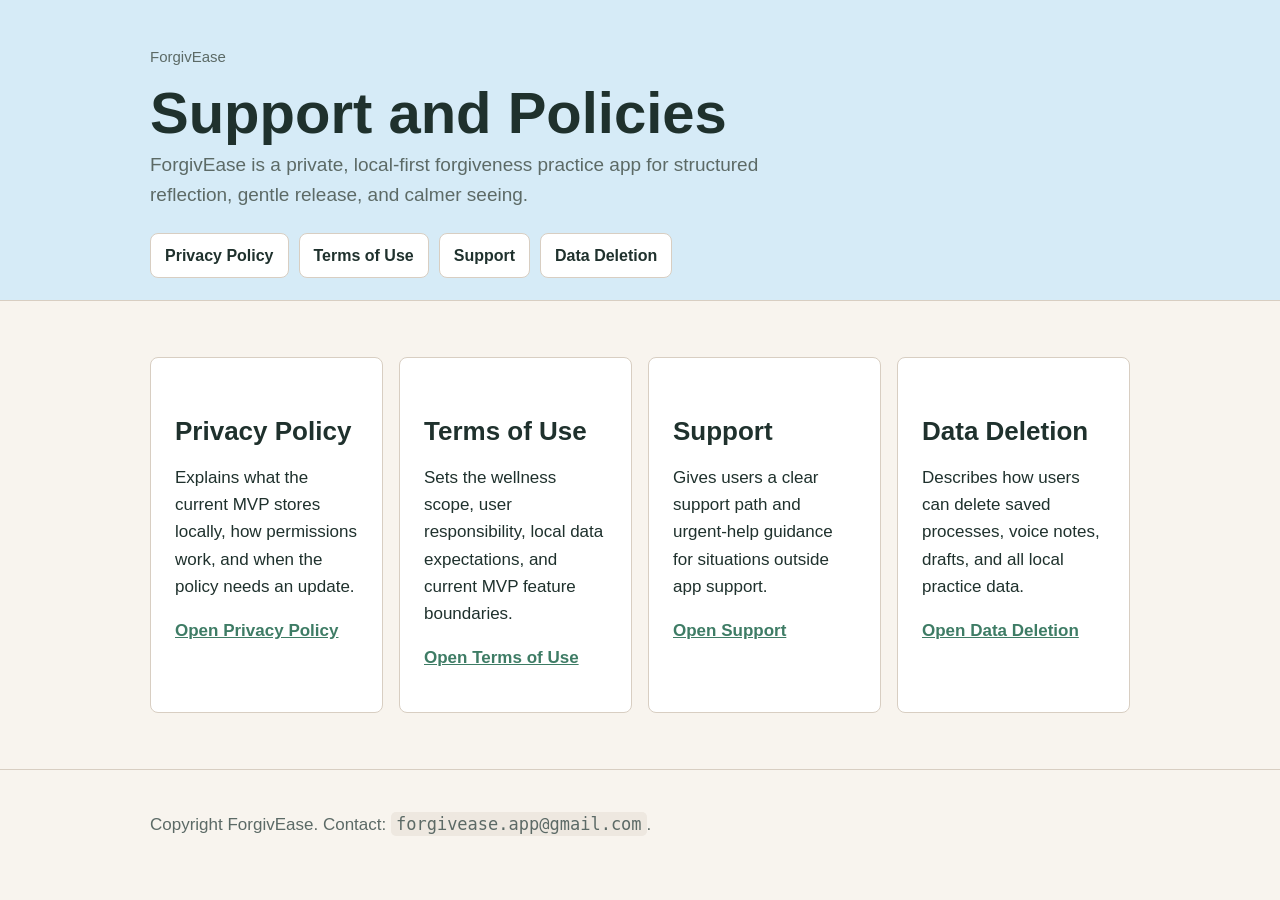
<file: index.html>
<!doctype html>
<html lang="en">
  <head>
    <meta charset="utf-8" />
    <meta name="viewport" content="width=device-width, initial-scale=1" />
    <title>ForgivEase Support</title>
    <meta
      name="description"
      content="ForgivEase support, privacy policy, terms of use, and local data deletion information."
    />
    <link rel="stylesheet" href="styles.css" />
  </head>
  <body>
    <header class="site-header">
      <div class="header-inner">
        <p class="meta">ForgivEase</p>
        <h1 class="brand">Support and Policies</h1>
        <p class="tagline">
          ForgivEase is a private, local-first forgiveness practice app for structured reflection,
          gentle release, and calmer seeing.
        </p>
        <nav class="nav" aria-label="Main pages">
          <a href="privacy.html">Privacy Policy</a>
          <a href="terms.html">Terms of Use</a>
          <a href="support.html">Support</a>
          <a href="data-deletion.html">Data Deletion</a>
        </nav>
      </div>
    </header>

    <main class="page">
      <section class="grid" aria-label="Policy links">
        <article class="card">
          <h2>Privacy Policy</h2>
          <p>
            Explains what the current MVP stores locally, how permissions work, and when the
            policy needs an update.
          </p>
          <p><a href="privacy.html">Open Privacy Policy</a></p>
        </article>

        <article class="card">
          <h2>Terms of Use</h2>
          <p>
            Sets the wellness scope, user responsibility, local data expectations, and current
            MVP feature boundaries.
          </p>
          <p><a href="terms.html">Open Terms of Use</a></p>
        </article>

        <article class="card">
          <h2>Support</h2>
          <p>
            Gives users a clear support path and urgent-help guidance for situations outside
            app support.
          </p>
          <p><a href="support.html">Open Support</a></p>
        </article>

        <article class="card">
          <h2>Data Deletion</h2>
          <p>
            Describes how users can delete saved processes, voice notes, drafts, and all local
            practice data.
          </p>
          <p><a href="data-deletion.html">Open Data Deletion</a></p>
        </article>
      </section>
    </main>

    <footer class="footer">
      <div class="footer-inner">
        <p>Copyright ForgivEase. Contact: <code>forgivease.app@gmail.com</code>.</p>
      </div>
    </footer>
  </body>
</html>
</file>
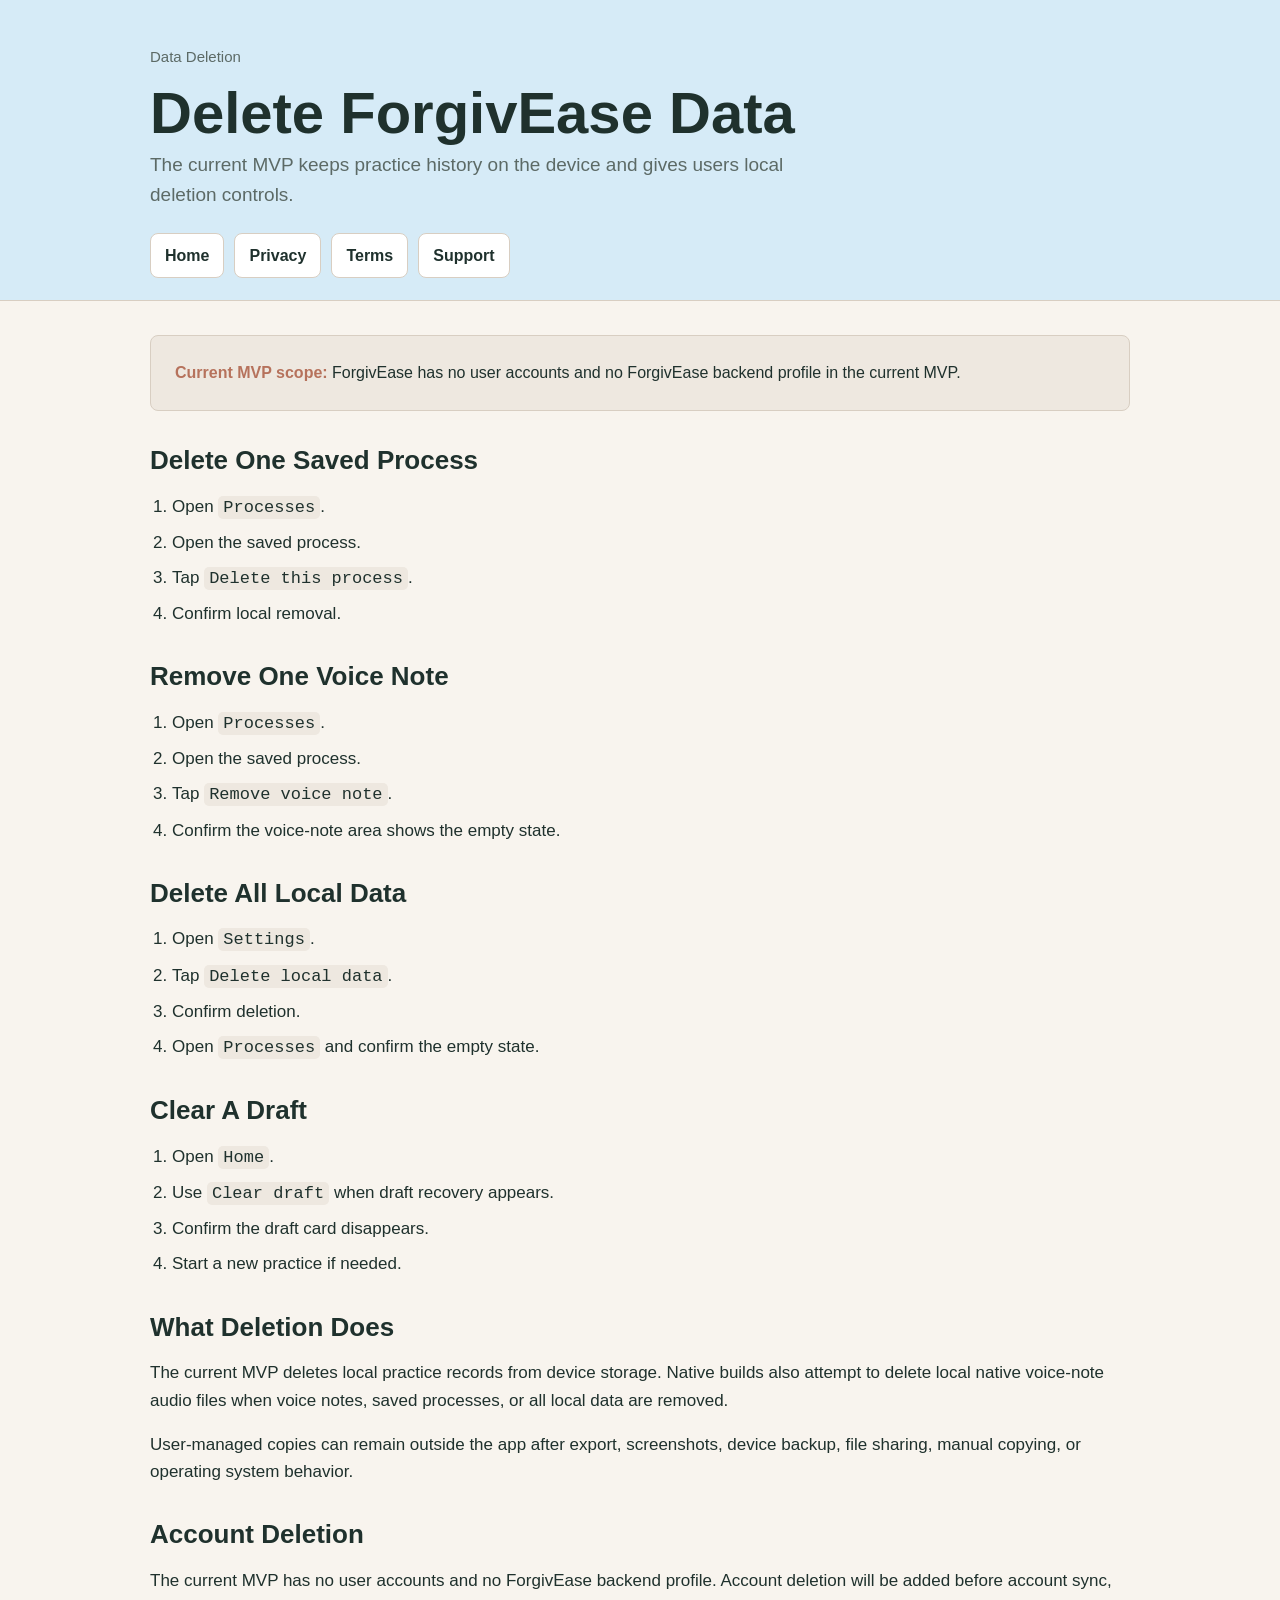
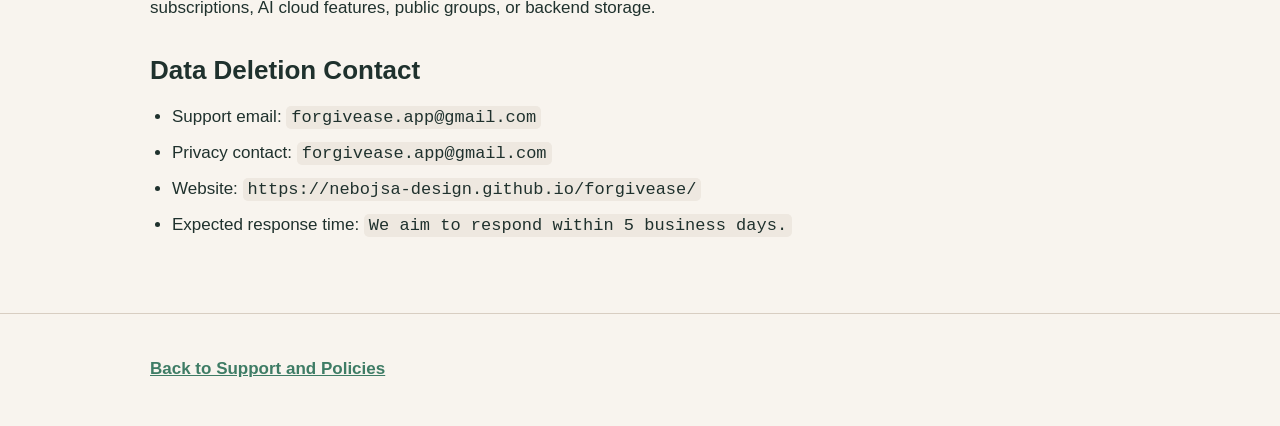
<file: data-deletion.html>
<!doctype html>
<html lang="en">
  <head>
    <meta charset="utf-8" />
    <meta name="viewport" content="width=device-width, initial-scale=1" />
    <title>ForgivEase Data Deletion</title>
    <meta name="description" content="Local data deletion instructions for the ForgivEase mobile app." />
    <link rel="stylesheet" href="styles.css" />
  </head>
  <body>
    <header class="site-header">
      <div class="header-inner">
        <p class="meta">Data Deletion</p>
        <h1 class="brand">Delete ForgivEase Data</h1>
        <p class="tagline">
          The current MVP keeps practice history on the device and gives users local deletion controls.
        </p>
        <nav class="nav" aria-label="Main pages">
          <a href="index.html">Home</a>
          <a href="privacy.html">Privacy</a>
          <a href="terms.html">Terms</a>
          <a href="support.html">Support</a>
        </nav>
      </div>
    </header>

    <main class="page">
      <section class="notice">
        <strong>Current MVP scope:</strong>
        ForgivEase has no user accounts and no ForgivEase backend profile in the current MVP.
      </section>

      <h2>Delete One Saved Process</h2>
      <ol>
        <li>Open <code>Processes</code>.</li>
        <li>Open the saved process.</li>
        <li>Tap <code>Delete this process</code>.</li>
        <li>Confirm local removal.</li>
      </ol>

      <h2>Remove One Voice Note</h2>
      <ol>
        <li>Open <code>Processes</code>.</li>
        <li>Open the saved process.</li>
        <li>Tap <code>Remove voice note</code>.</li>
        <li>Confirm the voice-note area shows the empty state.</li>
      </ol>

      <h2>Delete All Local Data</h2>
      <ol>
        <li>Open <code>Settings</code>.</li>
        <li>Tap <code>Delete local data</code>.</li>
        <li>Confirm deletion.</li>
        <li>Open <code>Processes</code> and confirm the empty state.</li>
      </ol>

      <h2>Clear A Draft</h2>
      <ol>
        <li>Open <code>Home</code>.</li>
        <li>Use <code>Clear draft</code> when draft recovery appears.</li>
        <li>Confirm the draft card disappears.</li>
        <li>Start a new practice if needed.</li>
      </ol>

      <h2>What Deletion Does</h2>
      <p>
        The current MVP deletes local practice records from device storage. Native builds also
        attempt to delete local native voice-note audio files when voice notes, saved processes,
        or all local data are removed.
      </p>
      <p>
        User-managed copies can remain outside the app after export, screenshots, device backup,
        file sharing, manual copying, or operating system behavior.
      </p>

      <h2>Account Deletion</h2>
      <p>
        The current MVP has no user accounts and no ForgivEase backend profile. Account deletion
        will be added before account sync, subscriptions, AI cloud features, public groups, or
        backend storage.
      </p>

      <h2>Data Deletion Contact</h2>
      <ul>
        <li>Support email: <code>forgivease.app@gmail.com</code></li>
        <li>Privacy contact: <code>forgivease.app@gmail.com</code></li>
        <li>Website: <code>https://nebojsa-design.github.io/forgivease/</code></li>
        <li>Expected response time: <code>We aim to respond within 5 business days.</code></li>
      </ul>
    </main>

    <footer class="footer">
      <div class="footer-inner">
        <p><a href="index.html">Back to Support and Policies</a></p>
      </div>
    </footer>
  </body>
</html>
</file>
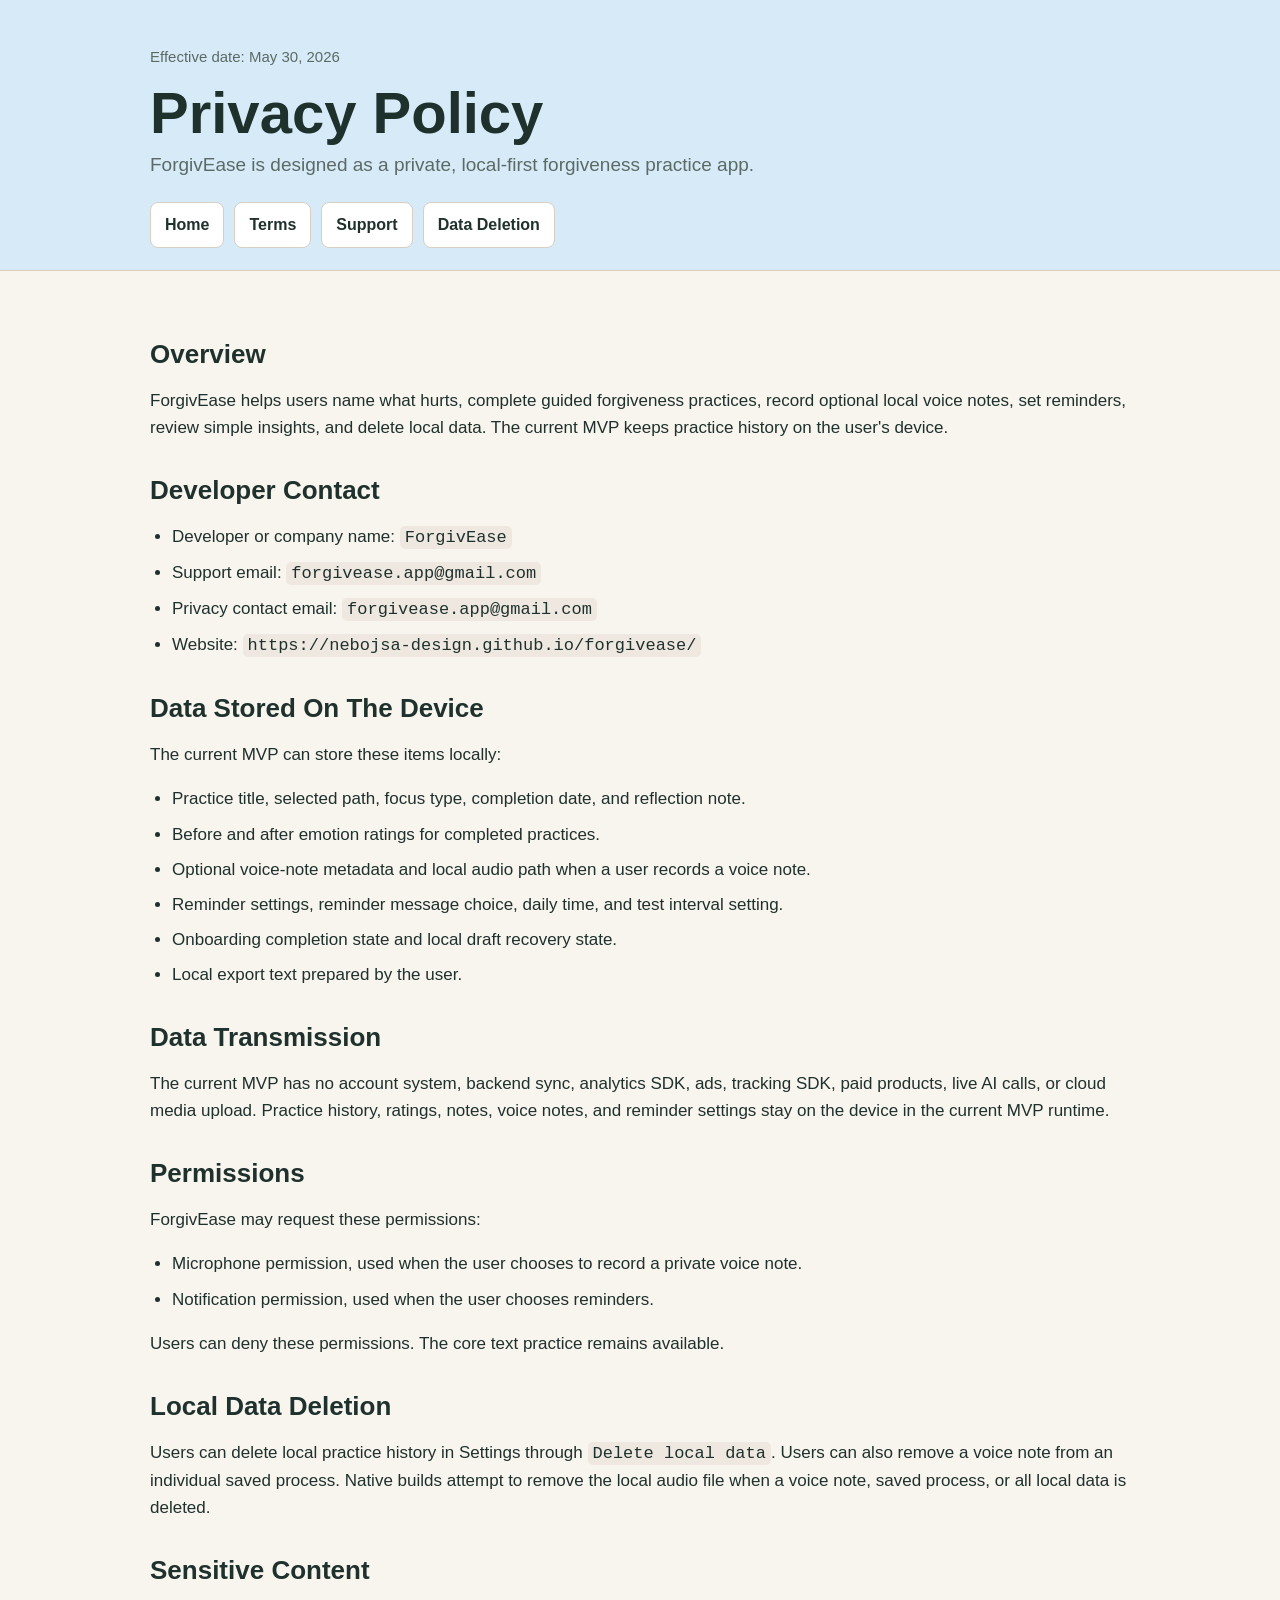
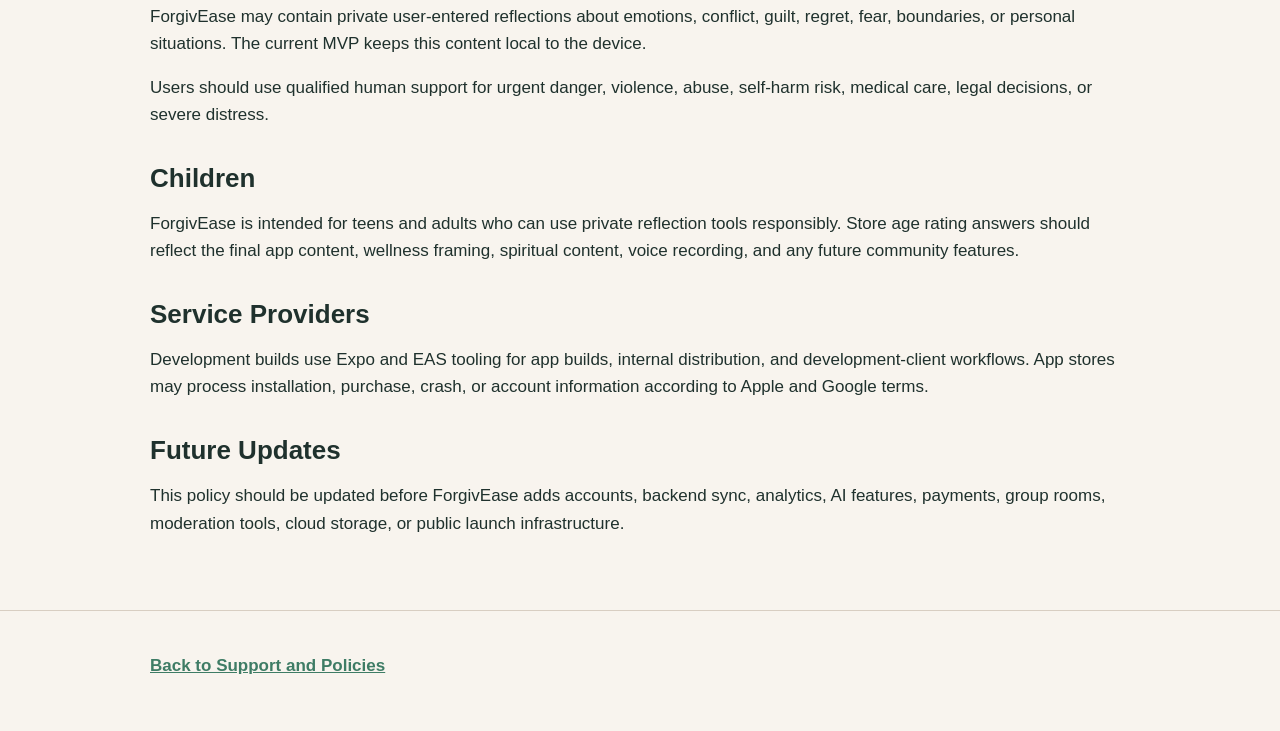
<file: privacy.html>
<!doctype html>
<html lang="en">
  <head>
    <meta charset="utf-8" />
    <meta name="viewport" content="width=device-width, initial-scale=1" />
    <title>ForgivEase Privacy Policy</title>
    <meta name="description" content="Privacy Policy for the ForgivEase mobile app." />
    <link rel="stylesheet" href="styles.css" />
  </head>
  <body>
    <header class="site-header">
      <div class="header-inner">
        <p class="meta">Effective date: May 30, 2026</p>
        <h1 class="brand">Privacy Policy</h1>
        <p class="tagline">
          ForgivEase is designed as a private, local-first forgiveness practice app.
        </p>
        <nav class="nav" aria-label="Main pages">
          <a href="index.html">Home</a>
          <a href="terms.html">Terms</a>
          <a href="support.html">Support</a>
          <a href="data-deletion.html">Data Deletion</a>
        </nav>
      </div>
    </header>

    <main class="page">
      <h2>Overview</h2>
      <p>
        ForgivEase helps users name what hurts, complete guided forgiveness practices, record
        optional local voice notes, set reminders, review simple insights, and delete local data.
        The current MVP keeps practice history on the user's device.
      </p>

      <h2>Developer Contact</h2>
      <ul>
        <li>Developer or company name: <code>ForgivEase</code></li>
        <li>Support email: <code>forgivease.app@gmail.com</code></li>
        <li>Privacy contact email: <code>forgivease.app@gmail.com</code></li>
        <li>Website: <code>https://nebojsa-design.github.io/forgivease/</code></li>
      </ul>

      <h2>Data Stored On The Device</h2>
      <p>The current MVP can store these items locally:</p>
      <ul>
        <li>Practice title, selected path, focus type, completion date, and reflection note.</li>
        <li>Before and after emotion ratings for completed practices.</li>
        <li>Optional voice-note metadata and local audio path when a user records a voice note.</li>
        <li>Reminder settings, reminder message choice, daily time, and test interval setting.</li>
        <li>Onboarding completion state and local draft recovery state.</li>
        <li>Local export text prepared by the user.</li>
      </ul>

      <h2>Data Transmission</h2>
      <p>
        The current MVP has no account system, backend sync, analytics SDK, ads, tracking SDK,
        paid products, live AI calls, or cloud media upload. Practice history, ratings, notes,
        voice notes, and reminder settings stay on the device in the current MVP runtime.
      </p>

      <h2>Permissions</h2>
      <p>ForgivEase may request these permissions:</p>
      <ul>
        <li>Microphone permission, used when the user chooses to record a private voice note.</li>
        <li>Notification permission, used when the user chooses reminders.</li>
      </ul>
      <p>
        Users can deny these permissions. The core text practice remains available.
      </p>

      <h2>Local Data Deletion</h2>
      <p>
        Users can delete local practice history in Settings through <code>Delete local data</code>.
        Users can also remove a voice note from an individual saved process. Native builds attempt
        to remove the local audio file when a voice note, saved process, or all local data is deleted.
      </p>

      <h2>Sensitive Content</h2>
      <p>
        ForgivEase may contain private user-entered reflections about emotions, conflict, guilt,
        regret, fear, boundaries, or personal situations. The current MVP keeps this content local
        to the device.
      </p>
      <p>
        Users should use qualified human support for urgent danger, violence, abuse, self-harm
        risk, medical care, legal decisions, or severe distress.
      </p>

      <h2>Children</h2>
      <p>
        ForgivEase is intended for teens and adults who can use private reflection tools responsibly.
        Store age rating answers should reflect the final app content, wellness framing, spiritual
        content, voice recording, and any future community features.
      </p>

      <h2>Service Providers</h2>
      <p>
        Development builds use Expo and EAS tooling for app builds, internal distribution, and
        development-client workflows. App stores may process installation, purchase, crash, or
        account information according to Apple and Google terms.
      </p>

      <h2>Future Updates</h2>
      <p>
        This policy should be updated before ForgivEase adds accounts, backend sync, analytics,
        AI features, payments, group rooms, moderation tools, cloud storage, or public launch
        infrastructure.
      </p>
    </main>

    <footer class="footer">
      <div class="footer-inner">
        <p><a href="index.html">Back to Support and Policies</a></p>
      </div>
    </footer>
  </body>
</html>
</file>
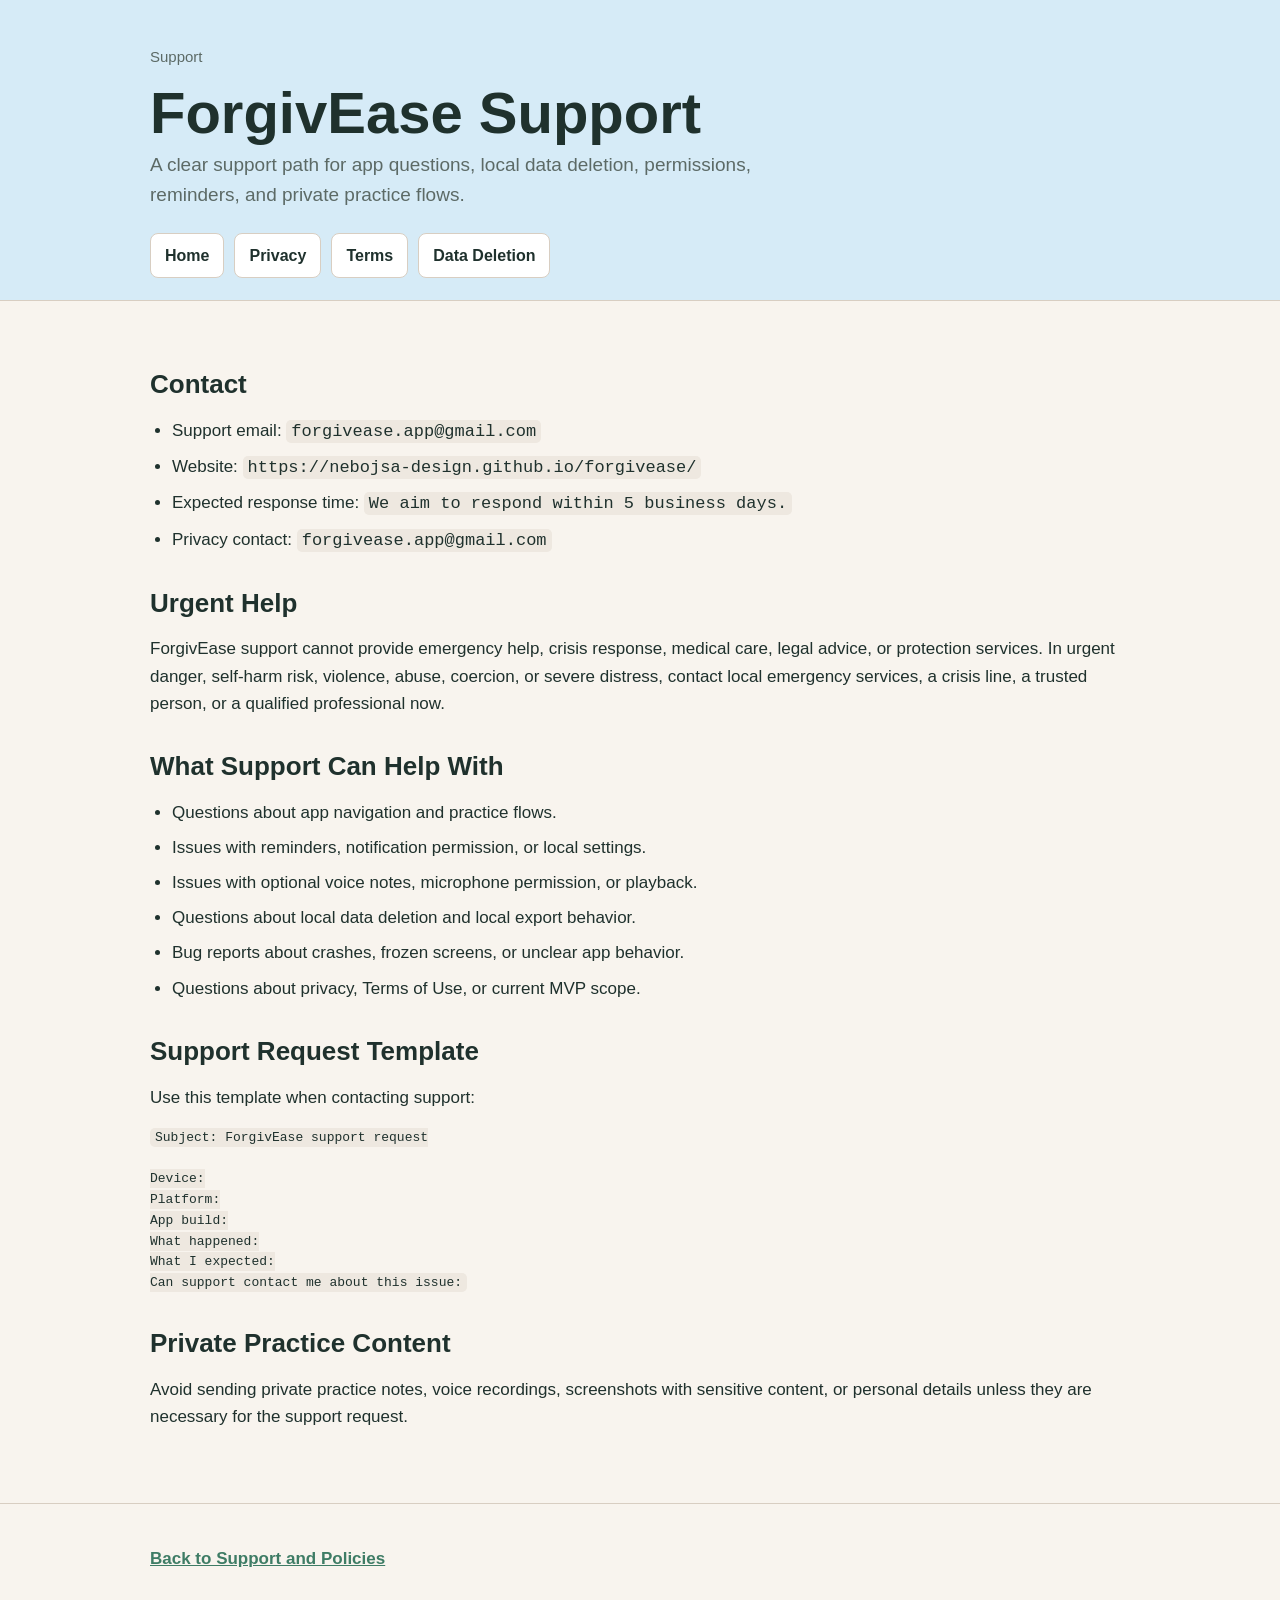
<file: support.html>
<!doctype html>
<html lang="en">
  <head>
    <meta charset="utf-8" />
    <meta name="viewport" content="width=device-width, initial-scale=1" />
    <title>ForgivEase Support</title>
    <meta name="description" content="Support information for the ForgivEase mobile app." />
    <link rel="stylesheet" href="styles.css" />
  </head>
  <body>
    <header class="site-header">
      <div class="header-inner">
        <p class="meta">Support</p>
        <h1 class="brand">ForgivEase Support</h1>
        <p class="tagline">
          A clear support path for app questions, local data deletion, permissions, reminders, and
          private practice flows.
        </p>
        <nav class="nav" aria-label="Main pages">
          <a href="index.html">Home</a>
          <a href="privacy.html">Privacy</a>
          <a href="terms.html">Terms</a>
          <a href="data-deletion.html">Data Deletion</a>
        </nav>
      </div>
    </header>

    <main class="page">
      <h2>Contact</h2>
      <ul>
        <li>Support email: <code>forgivease.app@gmail.com</code></li>
        <li>Website: <code>https://nebojsa-design.github.io/forgivease/</code></li>
        <li>Expected response time: <code>We aim to respond within 5 business days.</code></li>
        <li>Privacy contact: <code>forgivease.app@gmail.com</code></li>
      </ul>

      <h2>Urgent Help</h2>
      <p>
        ForgivEase support cannot provide emergency help, crisis response, medical care, legal
        advice, or protection services. In urgent danger, self-harm risk, violence, abuse, coercion,
        or severe distress, contact local emergency services, a crisis line, a trusted person, or a
        qualified professional now.
      </p>

      <h2>What Support Can Help With</h2>
      <ul>
        <li>Questions about app navigation and practice flows.</li>
        <li>Issues with reminders, notification permission, or local settings.</li>
        <li>Issues with optional voice notes, microphone permission, or playback.</li>
        <li>Questions about local data deletion and local export behavior.</li>
        <li>Bug reports about crashes, frozen screens, or unclear app behavior.</li>
        <li>Questions about privacy, Terms of Use, or current MVP scope.</li>
      </ul>

      <h2>Support Request Template</h2>
      <p>Use this template when contacting support:</p>
      <pre><code>Subject: ForgivEase support request

Device:
Platform:
App build:
What happened:
What I expected:
Can support contact me about this issue:</code></pre>

      <h2>Private Practice Content</h2>
      <p>
        Avoid sending private practice notes, voice recordings, screenshots with sensitive content,
        or personal details unless they are necessary for the support request.
      </p>
    </main>

    <footer class="footer">
      <div class="footer-inner">
        <p><a href="index.html">Back to Support and Policies</a></p>
      </div>
    </footer>
  </body>
</html>
</file>
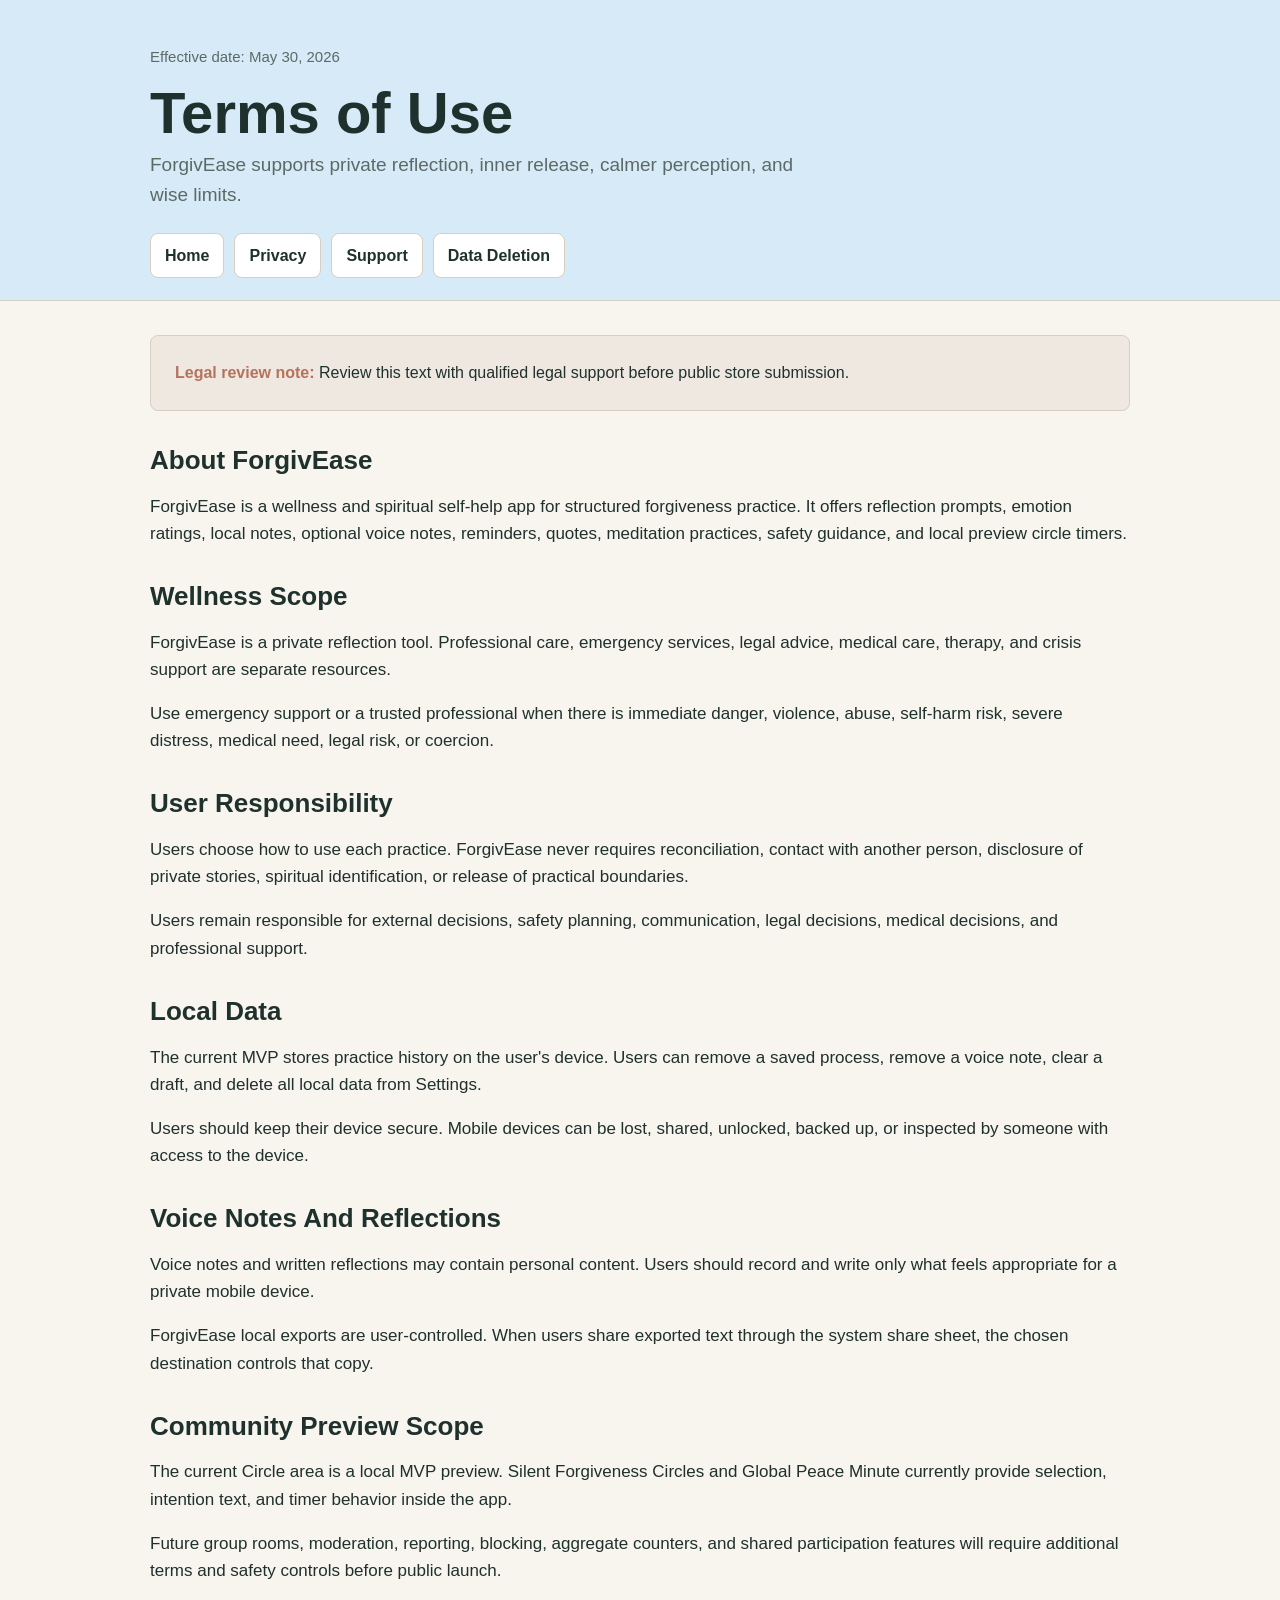
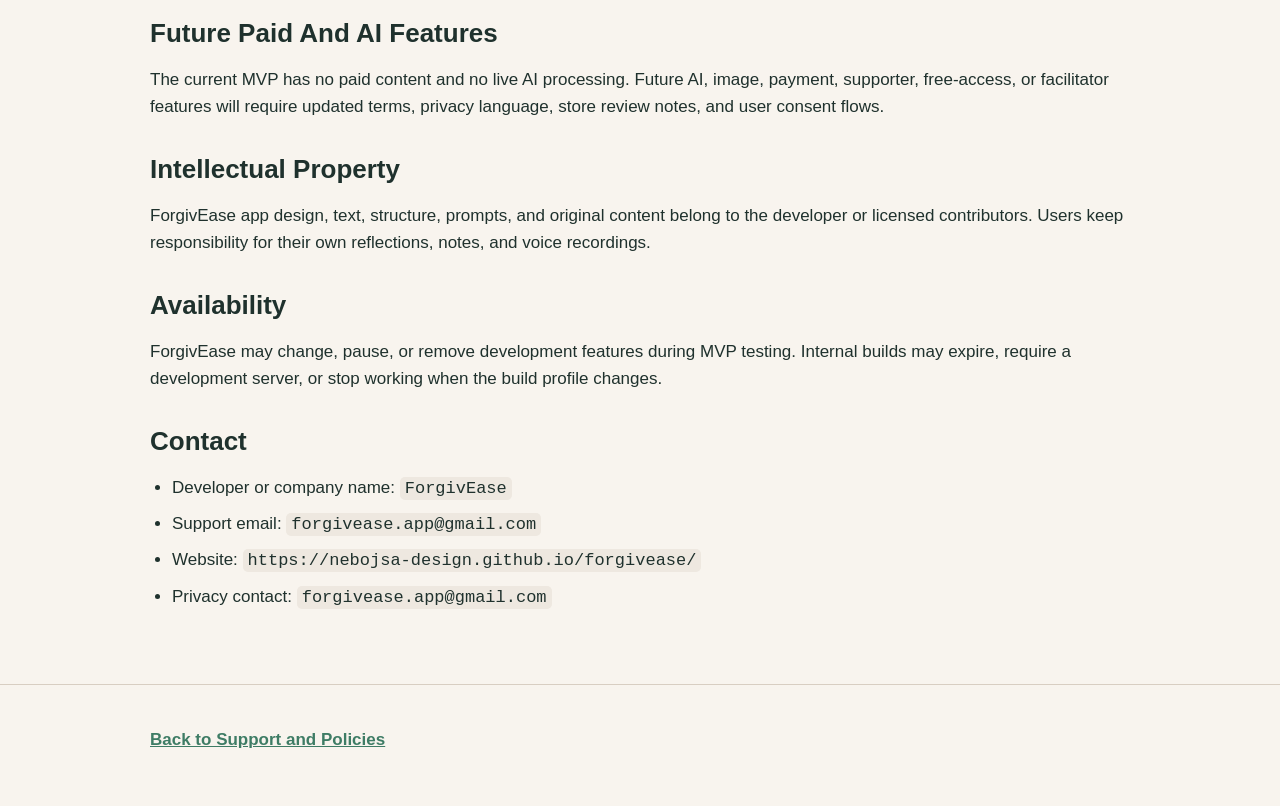
<file: terms.html>
<!doctype html>
<html lang="en">
  <head>
    <meta charset="utf-8" />
    <meta name="viewport" content="width=device-width, initial-scale=1" />
    <title>ForgivEase Terms of Use</title>
    <meta name="description" content="Terms of Use for the ForgivEase mobile app." />
    <link rel="stylesheet" href="styles.css" />
  </head>
  <body>
    <header class="site-header">
      <div class="header-inner">
        <p class="meta">Effective date: May 30, 2026</p>
        <h1 class="brand">Terms of Use</h1>
        <p class="tagline">
          ForgivEase supports private reflection, inner release, calmer perception, and wise limits.
        </p>
        <nav class="nav" aria-label="Main pages">
          <a href="index.html">Home</a>
          <a href="privacy.html">Privacy</a>
          <a href="support.html">Support</a>
          <a href="data-deletion.html">Data Deletion</a>
        </nav>
      </div>
    </header>

    <main class="page">
      <section class="notice">
        <strong>Legal review note:</strong>
        Review this text with qualified legal support before public store submission.
      </section>

      <h2>About ForgivEase</h2>
      <p>
        ForgivEase is a wellness and spiritual self-help app for structured forgiveness practice.
        It offers reflection prompts, emotion ratings, local notes, optional voice notes, reminders,
        quotes, meditation practices, safety guidance, and local preview circle timers.
      </p>

      <h2>Wellness Scope</h2>
      <p>
        ForgivEase is a private reflection tool. Professional care, emergency services, legal
        advice, medical care, therapy, and crisis support are separate resources.
      </p>
      <p>
        Use emergency support or a trusted professional when there is immediate danger, violence,
        abuse, self-harm risk, severe distress, medical need, legal risk, or coercion.
      </p>

      <h2>User Responsibility</h2>
      <p>
        Users choose how to use each practice. ForgivEase never requires reconciliation, contact
        with another person, disclosure of private stories, spiritual identification, or release
        of practical boundaries.
      </p>
      <p>
        Users remain responsible for external decisions, safety planning, communication, legal
        decisions, medical decisions, and professional support.
      </p>

      <h2>Local Data</h2>
      <p>
        The current MVP stores practice history on the user's device. Users can remove a saved
        process, remove a voice note, clear a draft, and delete all local data from Settings.
      </p>
      <p>
        Users should keep their device secure. Mobile devices can be lost, shared, unlocked,
        backed up, or inspected by someone with access to the device.
      </p>

      <h2>Voice Notes And Reflections</h2>
      <p>
        Voice notes and written reflections may contain personal content. Users should record and
        write only what feels appropriate for a private mobile device.
      </p>
      <p>
        ForgivEase local exports are user-controlled. When users share exported text through the
        system share sheet, the chosen destination controls that copy.
      </p>

      <h2>Community Preview Scope</h2>
      <p>
        The current Circle area is a local MVP preview. Silent Forgiveness Circles and Global
        Peace Minute currently provide selection, intention text, and timer behavior inside the app.
      </p>
      <p>
        Future group rooms, moderation, reporting, blocking, aggregate counters, and shared
        participation features will require additional terms and safety controls before public launch.
      </p>

      <h2>Future Paid And AI Features</h2>
      <p>
        The current MVP has no paid content and no live AI processing. Future AI, image, payment,
        supporter, free-access, or facilitator features will require updated terms, privacy language,
        store review notes, and user consent flows.
      </p>

      <h2>Intellectual Property</h2>
      <p>
        ForgivEase app design, text, structure, prompts, and original content belong to the developer
        or licensed contributors. Users keep responsibility for their own reflections, notes, and
        voice recordings.
      </p>

      <h2>Availability</h2>
      <p>
        ForgivEase may change, pause, or remove development features during MVP testing. Internal
        builds may expire, require a development server, or stop working when the build profile changes.
      </p>

      <h2>Contact</h2>
      <ul>
        <li>Developer or company name: <code>ForgivEase</code></li>
        <li>Support email: <code>forgivease.app@gmail.com</code></li>
        <li>Website: <code>https://nebojsa-design.github.io/forgivease/</code></li>
        <li>Privacy contact: <code>forgivease.app@gmail.com</code></li>
      </ul>
    </main>

    <footer class="footer">
      <div class="footer-inner">
        <p><a href="index.html">Back to Support and Policies</a></p>
      </div>
    </footer>
  </body>
</html>
</file>
<file: styles.css>
:root {
  color-scheme: light;
  --background: #f8f4ee;
  --panel: #ffffff;
  --ink: #1f312d;
  --muted: #5c6a66;
  --green: #3e7c65;
  --blue: #d6ebf7;
  --line: #d8cec2;
  --soft: #eee8e0;
  --warning: #b6725c;
}

* {
  box-sizing: border-box;
}

body {
  margin: 0;
  background: var(--background);
  color: var(--ink);
  font-family: Arial, Helvetica, sans-serif;
  line-height: 1.6;
}

a {
  color: var(--green);
  font-weight: 700;
}

.site-header {
  background: var(--blue);
  border-bottom: 1px solid var(--line);
}

.header-inner,
.page {
  width: min(980px, calc(100% - 32px));
  margin: 0 auto;
}

.header-inner {
  padding: 30px 0 22px;
}

.brand {
  margin: 0 0 8px;
  font-size: clamp(34px, 6vw, 58px);
  line-height: 1;
  letter-spacing: 0;
}

.tagline {
  margin: 0;
  max-width: 680px;
  color: var(--muted);
  font-size: 19px;
}

.nav {
  display: flex;
  flex-wrap: wrap;
  gap: 10px;
  margin-top: 22px;
}

.nav a {
  display: inline-flex;
  align-items: center;
  min-height: 42px;
  padding: 9px 14px;
  border: 1px solid var(--line);
  border-radius: 8px;
  background: var(--panel);
  color: var(--ink);
  text-decoration: none;
}

.page {
  padding: 34px 0 56px;
}

.card,
.notice {
  border: 1px solid var(--line);
  border-radius: 8px;
  background: var(--panel);
  padding: 24px;
}

.notice {
  background: var(--soft);
}

.notice strong {
  color: var(--warning);
}

.grid {
  display: grid;
  grid-template-columns: repeat(auto-fit, minmax(220px, 1fr));
  gap: 16px;
  margin-top: 22px;
}

h1,
h2,
h3 {
  line-height: 1.18;
}

h1 {
  margin: 0 0 18px;
  font-size: clamp(34px, 6vw, 52px);
}

h2 {
  margin: 34px 0 12px;
  font-size: 26px;
}

h3 {
  margin: 20px 0 8px;
  font-size: 20px;
}

p,
ul,
ol {
  font-size: 17px;
}

ul,
ol {
  padding-left: 22px;
}

li + li {
  margin-top: 8px;
}

.meta {
  color: var(--muted);
  font-size: 15px;
}

.footer {
  border-top: 1px solid var(--line);
  color: var(--muted);
  padding: 24px 0 40px;
}

.footer-inner {
  width: min(980px, calc(100% - 32px));
  margin: 0 auto;
}

code {
  padding: 2px 5px;
  border-radius: 5px;
  background: var(--soft);
}
</file>
